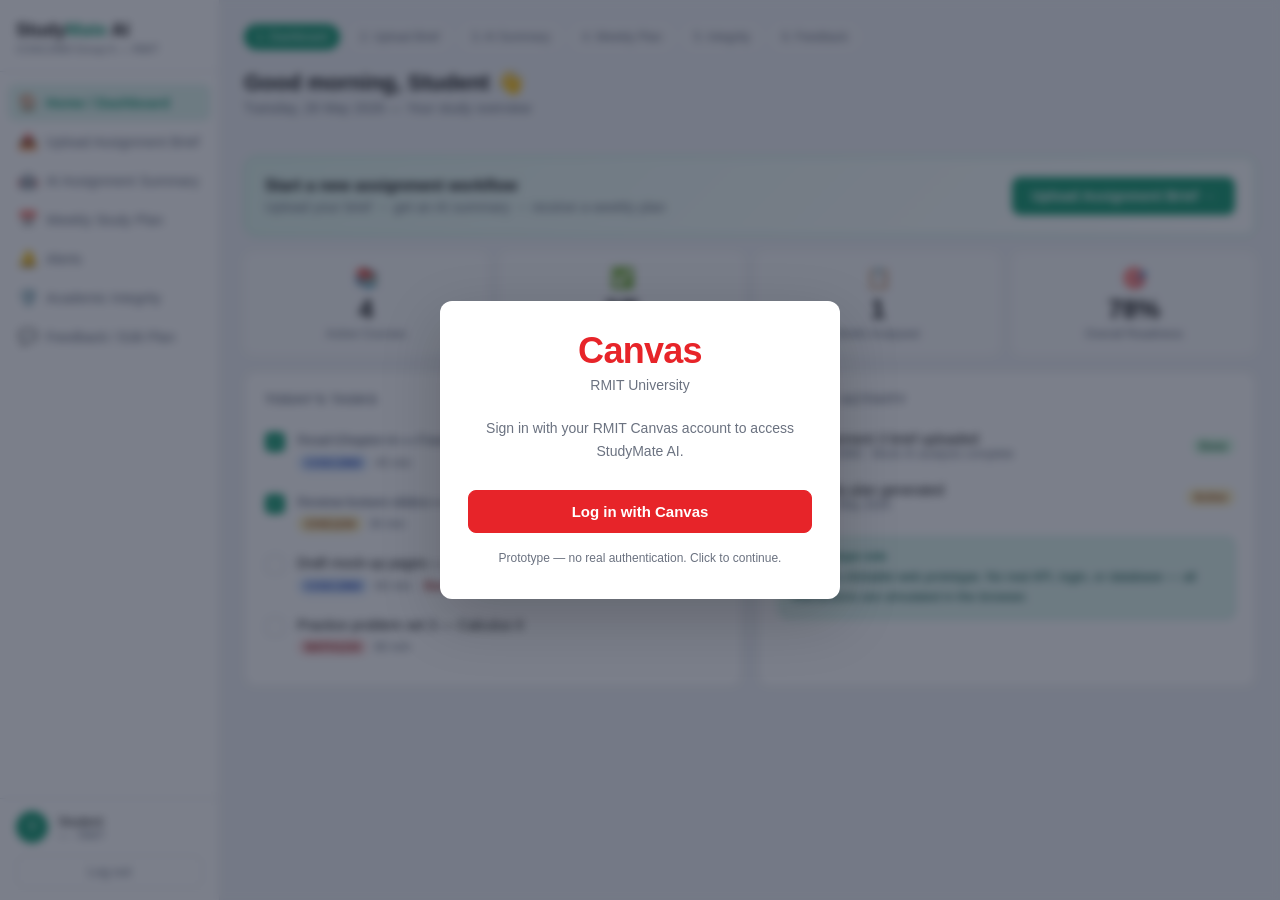
<file: index.html>
<!DOCTYPE html>
<html lang="en">
<head>
<meta charset="UTF-8">
<meta name="viewport" content="width=device-width, initial-scale=1.0">
<title>StudyMate AI — RMIT COSC2960 Group 6</title>
<link rel="stylesheet" href="styles.css">
</head>
<body>
<header class="mobile-header">
  <button class="menu-toggle" id="menu-toggle" type="button" aria-label="Open menu" onclick="toggleSidebar()">☰</button>
  <div class="mobile-header-title">Study<span>Mate</span> AI</div>
</header>
<div class="sidebar-overlay" id="sidebar-overlay" onclick="closeSidebar()"></div>
<div class="shell">
<div class="sidebar" id="sidebar">
  <div class="logo">
    <div class="logo-text">Study<span>Mate</span> AI</div>
    <div class="logo-sub">COSC2960 Group 6 — RMIT</div>
  </div>
  <nav class="nav">
    <button class="nav-item active" data-nav="dashboard" onclick="nav('dashboard',this)"><span class="nav-icon">🏠</span> Home / Dashboard</button>
    <button class="nav-item" data-nav="upload" onclick="nav('upload',this)"><span class="nav-icon">📤</span> Upload Assignment Brief</button>
    <button class="nav-item" data-nav="summary" onclick="nav('summary',this)"><span class="nav-icon">🤖</span> AI Assignment Summary</button>
    <button class="nav-item" data-nav="plan" onclick="nav('plan',this)"><span class="nav-icon">📅</span> Weekly Study Plan</button>
    <button class="nav-item" data-nav="alerts" onclick="nav('alerts',this)"><span class="nav-icon">🔔</span> Alerts</button>
    <button class="nav-item" data-nav="integrity" onclick="nav('integrity',this)"><span class="nav-icon">🛡️</span> Academic Integrity</button>
    <button class="nav-item" data-nav="feedback" onclick="nav('feedback',this)"><span class="nav-icon">💬</span> Feedback / Edit Plan</button>
  </nav>
  <div class="sidebar-footer">
    <div class="avatar">
      <div class="avatar-img" id="user-avatar-initials">?</div>
      <div><div class="avatar-info" id="user-display-name">Student</div><div class="avatar-sub"><span id="user-student-id">—</span> · RMIT</div></div>
    </div>
    <button class="btn-logout" type="button" onclick="logout()">Log out</button>
  </div>
</div>

<div class="main">

<div class="workflow-steps">
  <span class="workflow-step current">1. Dashboard</span>
  <span class="workflow-step">2. Upload Brief</span>
  <span class="workflow-step">3. AI Summary</span>
  <span class="workflow-step">4. Weekly Plan</span>
  <span class="workflow-step">5. Integrity</span>
  <span class="workflow-step">6. Feedback</span>
</div>

<!-- 1. HOME / DASHBOARD -->
<div class="page active" id="page-dashboard">
  <div class="topbar">
    <div><div class="page-title">Good morning, <span id="user-greeting-name">Student</span> 👋</div><div class="page-sub">Tuesday, 26 May 2026 — Your study overview</div></div>
  </div>

  <div class="cta-card">
    <div>
      <div style="font-weight:700;font-size:16px;margin-bottom:4px">Start a new assignment workflow</div>
      <div style="font-size:14px;color:var(--text2)">Upload your brief → get an AI summary → receive a weekly plan</div>
    </div>
    <button class="btn btn-primary" onclick="nav('upload',document.querySelector('[data-nav=upload]'))">Upload Assignment Brief →</button>
  </div>

  <div class="grid4" style="margin-bottom:16px">
    <div class="metric"><div class="metric-icon">📚</div><div class="metric-val">4</div><div class="metric-label">Active Courses</div></div>
    <div class="metric"><div class="metric-icon">✅</div><div class="metric-val" id="done-count">2/5</div><div class="metric-label">Tasks Done Today</div></div>
    <div class="metric"><div class="metric-icon">📋</div><div class="metric-val">1</div><div class="metric-label">Briefs Analysed</div></div>
    <div class="metric"><div class="metric-icon">🎯</div><div class="metric-val">78%</div><div class="metric-label">Overall Readiness</div></div>
  </div>

  <div class="grid2">
    <div class="card">
      <div class="card-title">Today's Tasks</div>
      <div id="task-list">
        <div class="task-item">
          <div class="checkbox checked" onclick="toggle(this)">✓</div>
          <div><div class="task-name done">Read Chapter 4 — Foundations of AI</div><div class="task-meta"><span class="badge b-blue">COSC2960</span> 45 min</div></div>
        </div>
        <div class="task-item">
          <div class="checkbox checked" onclick="toggle(this)">✓</div>
          <div><div class="task-name done">Review lecture slides — Structural Analysis</div><div class="task-meta"><span class="badge b-amber">CIVE1234</span> 30 min</div></div>
        </div>
        <div class="task-item">
          <div class="checkbox" onclick="toggle(this)"></div>
          <div><div class="task-name">Draft mock-up pages — Assignment 3</div><div class="task-meta"><span class="badge b-blue">COSC2960</span> 60 min · <strong style="color:var(--red)">Due soon</strong></div></div>
        </div>
        <div class="task-item">
          <div class="checkbox" onclick="toggle(this)"></div>
          <div><div class="task-name">Practice problem set 3 — Calculus II</div><div class="task-meta"><span class="badge b-red">MATH1234</span> 60 min</div></div>
        </div>
      </div>
    </div>
    <div class="card">
      <div class="card-title">Recent Activity</div>
      <div class="exam-item"><div class="exam-dot" style="background:var(--blue)"></div><div style="flex:1"><div class="exam-name">Assignment 3 brief uploaded</div><div class="exam-sub">COSC2960 · Mock AI analysis complete</div></div><span class="badge b-green">Done</span></div>
      <div class="exam-item"><div class="exam-dot" style="background:var(--amber)"></div><div style="flex:1"><div class="exam-name">Weekly plan generated</div><div class="exam-sub">19–25 May 2026</div></div><span class="badge b-amber">Active</span></div>
      <div class="ai-tip" style="margin-top:14px">
        <div class="ai-tip-label">✨ Prototype note</div>
        <div class="ai-tip-text">This is a clickable web prototype. No real API, login, or database — all interactions are simulated in the browser.</div>
      </div>
    </div>
  </div>
</div>

<!-- 2. UPLOAD ASSIGNMENT BRIEF -->
<div class="page" id="page-upload">
  <div class="page-title">Upload Assignment Brief</div>
  <div class="page-sub">Upload your PDF or paste details — StudyMate AI will summarise requirements (mock)</div>

  <div class="card" style="margin-bottom:16px">
    <div class="form-group">
      <label class="form-label">Assignment title</label>
      <input type="text" id="brief-title" value="Assignment 3 — AI Study Planner Prototype">
    </div>
    <div class="grid2">
      <div class="form-group">
        <label class="form-label">Course</label>
        <select>
          <option>COSC2960 — Foundations of AI</option>
          <option>MATH1234 — Calculus II</option>
          <option>CIVE1234 — Structural Analysis</option>
        </select>
      </div>
      <div class="form-group">
        <label class="form-label">Due date</label>
        <input type="text" value="14 June 2026, 11:59 PM">
      </div>
    </div>
    <div class="upload-zone" id="upload-zone" onclick="mockUpload()">
      <div class="upload-icon">📄</div>
      <div style="font-size:15px;font-weight:600">Click to upload assignment brief</div>
      <div style="font-size:13px;color:var(--text2);margin-top:6px">PDF, DOCX up to 10 MB (simulated)</div>
      <div class="upload-filename" id="upload-filename" style="display:none"></div>
    </div>
    <div class="page-actions">
      <button class="btn" onclick="nav('dashboard',document.querySelector('[data-nav=dashboard]'))">← Back</button>
      <button class="btn btn-primary" id="analyse-btn" disabled onclick="analyseBrief()">✨ Analyse with AI →</button>
    </div>
  </div>
</div>

<!-- 3. AI ASSIGNMENT SUMMARY -->
<div class="page" id="page-summary">
  <div class="page-title">AI Assignment Summary</div>
  <div class="page-sub">Key requirements extracted from your brief (mock AI output)</div>

  <div class="card" style="margin-bottom:16px">
    <div class="flex-between">
      <div>
        <div style="font-size:18px;font-weight:700" id="summary-title">Assignment 3 — AI Study Planner Prototype</div>
        <div style="font-size:13px;color:var(--text2);margin-top:4px">COSC2960 · Due 14 June 2026</div>
      </div>
      <span class="badge b-blue">AI Generated</span>
    </div>
    <ul class="summary-list">
      <li><strong>Assessment type</strong><span>Group project — progressive submission + final report</span></li>
      <li><strong>Word limit</strong><span>2,500 words (final report)</span></li>
      <li><strong>Weighting</strong><span>40% of total course mark</span></li>
      <li><strong>Key deliverables</strong><span>Clickable web prototype, responsible AI design note, group charter, peer review</span></li>
      <li><strong>Submission 1 due</strong><span>24 May 2026 — Group Charter, Project Plan draft, Component 1</span></li>
      <li><strong>Ethics requirement</strong><span>Must address algorithmic bias, privacy, and academic integrity (7 marks)</span></li>
      <li><strong>Technical constraint</strong><span>No paid API — prototype only, demonstrate user interaction</span></li>
    </ul>
    <div class="ai-tip" style="margin-top:16px">
      <div class="ai-tip-label">✨ AI Recommendation</div>
      <div class="ai-tip-text">Prioritise the clickable prototype and ethics section this week. Allocate ~12 hours across 4 weeks: 4h prototype, 3h ethics, 3h report, 2h group coordination.</div>
    </div>
    <div class="page-actions">
      <button class="btn" onclick="nav('upload',document.querySelector('[data-nav=upload]'))">← Re-upload</button>
      <button class="btn btn-primary" onclick="goToPlan()">Generate Weekly Study Plan →</button>
    </div>
  </div>
</div>

<!-- 4. WEEKLY STUDY PLAN -->
<div class="page" id="page-plan">
  <div class="page-title">Weekly Study Plan</div>
  <div class="page-sub">AI-generated plan for Assignment 3 — week of 26 May – 1 June 2026</div>

  <div class="card" style="margin-bottom:16px">
    <div class="flex-between">
      <div class="card-title" style="margin:0">Week of 26 May – 1 June 2026</div>
      <span class="badge b-green">Based on your brief</span>
    </div>
    <div class="week-grid-wrap">
    <div class="week-grid" style="margin-bottom:12px">
      <div class="day-cell today"><div class="day-name">MON</div><div class="day-num">26</div><div class="day-block dm">2h</div></div>
      <div class="day-cell"><div class="day-name">TUE</div><div class="day-num">27</div><div class="day-block dh">3h</div></div>
      <div class="day-cell"><div class="day-name">WED</div><div class="day-num">28</div><div class="day-block dm">2h</div></div>
      <div class="day-cell"><div class="day-name">THU</div><div class="day-num">29</div><div class="day-block dh">3.5h</div></div>
      <div class="day-cell"><div class="day-name">FRI</div><div class="day-num">30</div><div class="day-block dm">2h</div></div>
      <div class="day-cell"><div class="day-name">SAT</div><div class="day-num">31</div><div class="day-block dl">1h</div></div>
      <div class="day-cell"><div class="day-name">SUN</div><div class="day-num">1</div><div class="day-block dr">Rest</div></div>
    </div>
    </div>
  </div>

  <div class="card">
    <div class="card-title">Monday 26 May — Detailed Plan</div>
    <div class="timeline-item"><div class="t-time">9:00 AM</div><div class="t-dot" style="background:var(--blue)"></div><div class="t-content"><div class="t-title">Build clickable prototype pages</div><div class="t-sub"><span class="badge b-blue">COSC2960</span> 90 min · High priority</div></div></div>
    <div class="timeline-item"><div class="t-time">11:00 AM</div><div class="t-dot" style="background:var(--purple)"></div><div class="t-content"><div class="t-title">Draft academic integrity section</div><div class="t-sub"><span class="badge b-purple">COSC2960</span> 45 min</div></div></div>
    <div class="timeline-item"><div class="t-time">1:00 PM</div><div class="t-dot" style="background:#D1D5DB"></div><div class="t-content"><div class="t-title">Lunch break</div><div class="t-sub">60 min rest</div></div></div>
    <div class="timeline-item"><div class="t-time">2:00 PM</div><div class="t-dot" style="background:var(--green)"></div><div class="t-content"><div class="t-title">Group meeting — review charter draft</div><div class="t-sub"><span class="badge b-green">Group 6</span> 30 min</div></div></div>
    <div class="page-actions">
      <button class="btn" onclick="nav('summary',document.querySelector('[data-nav=summary]'))">← Back to Summary</button>
      <button class="btn btn-primary" onclick="nav('alerts',document.querySelector('[data-nav=alerts]'))">View deadline alerts →</button>
    </div>
  </div>
</div>

<!-- 5. DEADLINE ALERTS (prototype simulation) -->
<div class="page" id="page-alerts">
  <div class="page-title">Alerts</div>
  <div class="page-sub">Simulated weekly deadline reminders — production would use email / push notifications</div>

  <div class="card" style="margin-bottom:16px">
    <div class="card-title">Upcoming deadlines</div>
    <div class="exam-item"><div class="exam-dot" style="background:var(--red)"></div><div style="flex:1"><div class="exam-name">Assignment 3 mock-up pages</div><div class="exam-sub">COSC2960 · Due in 3 days · 31 May 2026</div></div><span class="badge b-red">Due soon</span></div>
    <div class="exam-item"><div class="exam-dot" style="background:var(--amber)"></div><div style="flex:1"><div class="exam-name">Weekly plan review — Assignment 3</div><div class="exam-sub">StudyMate workflow · Due in 5 days</div></div><span class="badge b-amber">This week</span></div>
    <div class="exam-item"><div class="exam-dot" style="background:var(--blue)"></div><div style="flex:1"><div class="exam-name">Assignment 3 final submission</div><div class="exam-sub">COSC2960 · 14 June 2026, 11:59 PM</div></div><span class="badge b-blue">Scheduled</span></div>
    <div class="ai-tip" style="margin-top:14px">
      <div class="ai-tip-label">🔔 Prototype note</div>
      <div class="ai-tip-text">These alerts are static UI only. A full release would send automatic reminders by email and push when weekly task deadlines approach.</div>
    </div>
    <div class="page-actions">
      <button class="btn" onclick="nav('plan',document.querySelector('[data-nav=plan]'))">← Back to Plan</button>
      <button class="btn btn-primary" onclick="goToIntegrity()">Continue to Integrity Check →</button>
    </div>
  </div>
</div>

<!-- 6. ACADEMIC INTEGRITY REMINDER -->
<div class="page" id="page-integrity">
  <div class="page-title">Academic Integrity Reminder</div>
  <div class="page-sub">Before using AI study tools — understand your responsibilities at RMIT</div>

  <div class="card" style="margin-bottom:16px">
    <div class="card-title">RMIT Academic Integrity Guidelines</div>
    <div style="font-size:14px;color:var(--text2);line-height:1.7;margin-bottom:16px">
      StudyMate AI is a <strong>planning assistant only</strong>. You remain responsible for all submitted work.<br><br>
      • <strong>Do not</strong> submit AI-generated text as your own writing without disclosure<br>
      • <strong>Do</strong> use AI to organise tasks, summarise briefs, and plan study time<br>
      • <strong>Always</strong> check your course's AI policy before using any tool<br>
      • <strong>Declare</strong> AI assistance where required by your assessment brief<br>
      • <strong>Verify</strong> all AI summaries against the original assignment document
    </div>
    <div class="card-title">Responsible AI Use for This Project</div>
    <div class="risk-item"><div class="risk-icon" style="background:#FEE2E2">⚠️</div><div><div style="font-size:14px;font-weight:600">Misrepresentation</div><div style="font-size:13px;color:var(--text2)">Presenting AI output as original analysis without attribution may constitute academic misconduct.</div></div></div>
    <div class="risk-item"><div class="risk-icon" style="background:#FEF3C7">📝</div><div><div style="font-size:14px;font-weight:600">Over-reliance</div><div style="font-size:13px;color:var(--text2)">Use StudyMate for planning — complete your own reading, coding, and writing.</div></div></div>
    <label class="integrity-check">
      <input type="checkbox" id="integrity-agree">
      <span style="font-size:14px">I understand that StudyMate AI provides study planning support only. I will follow RMIT academic integrity policies and my course AI guidelines for all assessments.</span>
    </label>
    <div class="page-actions">
      <button class="btn" onclick="nav('plan',document.querySelector('[data-nav=plan]'))">← Back</button>
      <button class="btn btn-primary" onclick="goToFeedback()">I Understand — Continue →</button>
    </div>
  </div>
</div>

<!-- 6. FEEDBACK / EDIT PLAN -->
<div class="page" id="page-feedback">
  <div class="page-title">Feedback / Edit Plan</div>
  <div class="page-sub">Rate your experience and adjust your study plan</div>

  <div class="grid2">
    <div class="card">
      <div class="card-title">Your Feedback</div>
      <div class="form-group">
        <label class="form-label">How helpful was the AI summary and plan?</label>
        <div class="star-rating" id="star-rating">
          <span onclick="setRating(1)">☆</span>
          <span onclick="setRating(2)">☆</span>
          <span onclick="setRating(3)">☆</span>
          <span onclick="setRating(4)">☆</span>
          <span onclick="setRating(5)">☆</span>
        </div>
        <input type="hidden" id="rating-val" value="0">
      </div>
      <div class="form-group">
        <label class="form-label">Comments (optional)</label>
        <textarea placeholder="What worked well? What could be improved?"></textarea>
      </div>
      <button class="btn btn-primary btn-full" onclick="saveFeedback()">Submit Feedback</button>
    </div>

    <div class="card">
      <div class="card-title">Edit Your Study Plan</div>
      <div class="form-group">
        <label class="form-label">Available study hours per day</label>
        <input type="number" id="edit-hours" value="3" min="1" max="12">
      </div>
      <div class="form-group">
        <label class="form-label">Focus area</label>
        <select>
          <option>Prototype development (COSC2960)</option>
          <option>Ethics & report writing</option>
          <option>Balanced across all courses</option>
        </select>
      </div>
      <div style="font-size:13px;color:var(--text2);margin-bottom:12px">Current plan: <strong id="plan-hours-label">3h/day</strong> focused on Assignment 3</div>
      <button class="btn btn-primary btn-full" onclick="applyPlanEdit()">Apply Changes to Plan</button>
      <div class="page-actions" style="margin-top:16px">
        <button class="btn" onclick="nav('dashboard',document.querySelector('[data-nav=dashboard]'))">← Back to Dashboard</button>
      </div>
    </div>
  </div>
</div>

</div>
</div>

<div class="toast" id="toast"></div>

<div class="login-modal" id="login-modal">
  <div class="login-card">
    <div class="login-step" id="login-step-canvas">
      <div class="canvas-brand">
        <div class="canvas-logo">Canvas</div>
        <div class="canvas-institution">RMIT University</div>
      </div>
      <p class="login-desc">Sign in with your RMIT Canvas account to access StudyMate AI.</p>
      <button class="btn btn-canvas btn-full" type="button" onclick="showLoginForm()">Log in with Canvas</button>
      <p class="login-note">Prototype — no real authentication. Click to continue.</p>
    </div>
    <div class="login-step hidden" id="login-step-form">
      <div class="canvas-brand compact">
        <div class="canvas-logo">Canvas</div>
        <div class="canvas-institution">RMIT University</div>
      </div>
      <h2 class="login-form-title">Sign in</h2>
      <form id="login-form" onsubmit="submitLogin(event)">
        <div class="form-group">
          <label class="form-label" for="login-name">Full name</label>
          <input type="text" id="login-name" placeholder="e.g. Alex Smith" required autocomplete="name">
        </div>
        <div class="form-group">
          <label class="form-label" for="login-student-id">Student number</label>
          <input type="text" id="login-student-id" placeholder="e.g. s1234567" required autocomplete="off">
        </div>
        <button class="btn btn-canvas btn-full" type="submit">Sign in</button>
        <button class="btn btn-text btn-full" type="button" onclick="showCanvasStep()">← Back</button>
      </form>
    </div>
  </div>
</div>

<script src="app.js"></script>
</body>
</html>
</file>
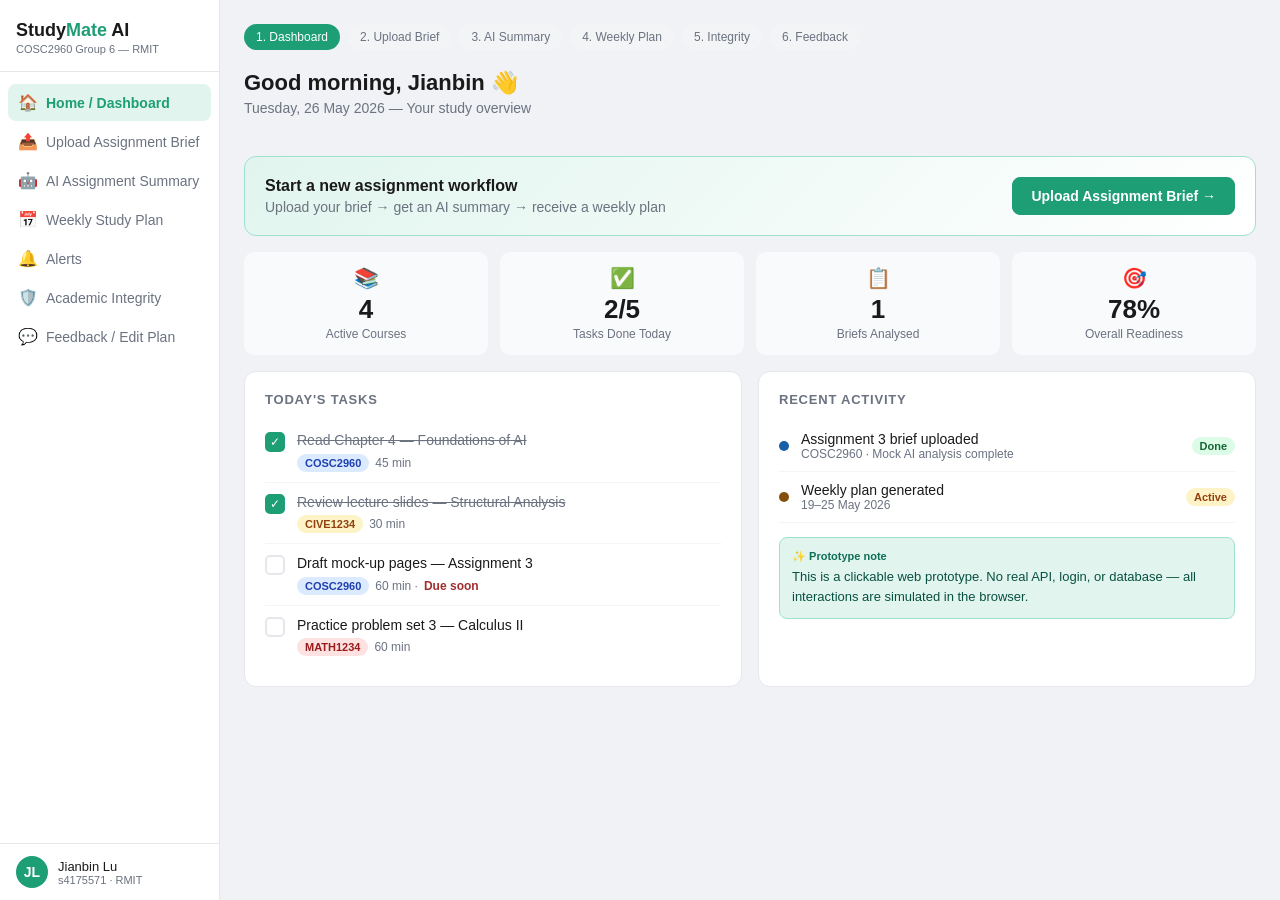
<file: StudyMateAI.html>
<!DOCTYPE html>
<html lang="en">
<head>
<meta charset="UTF-8">
<meta name="viewport" content="width=device-width, initial-scale=1.0">
<title>StudyMate AI — RMIT COSC2960 Group 6</title>
<link rel="stylesheet" href="styles.css">
</head>
<body>
<div class="shell">
<div class="sidebar">
  <div class="logo">
    <div class="logo-text">Study<span>Mate</span> AI</div>
    <div class="logo-sub">COSC2960 Group 6 — RMIT</div>
  </div>
  <nav class="nav">
    <button class="nav-item active" data-nav="dashboard" onclick="nav('dashboard',this)"><span class="nav-icon">🏠</span> Home / Dashboard</button>
    <button class="nav-item" data-nav="upload" onclick="nav('upload',this)"><span class="nav-icon">📤</span> Upload Assignment Brief</button>
    <button class="nav-item" data-nav="summary" onclick="nav('summary',this)"><span class="nav-icon">🤖</span> AI Assignment Summary</button>
    <button class="nav-item" data-nav="plan" onclick="nav('plan',this)"><span class="nav-icon">📅</span> Weekly Study Plan</button>
    <button class="nav-item" data-nav="alerts" onclick="nav('alerts',this)"><span class="nav-icon">🔔</span> Alerts</button>
    <button class="nav-item" data-nav="integrity" onclick="nav('integrity',this)"><span class="nav-icon">🛡️</span> Academic Integrity</button>
    <button class="nav-item" data-nav="feedback" onclick="nav('feedback',this)"><span class="nav-icon">💬</span> Feedback / Edit Plan</button>
  </nav>
  <div class="sidebar-footer">
    <div class="avatar">
      <div class="avatar-img">JL</div>
      <div><div class="avatar-info">Jianbin Lu</div><div class="avatar-sub">s4175571 · RMIT</div></div>
    </div>
  </div>
</div>

<div class="main">

<div class="workflow-steps">
  <span class="workflow-step current">1. Dashboard</span>
  <span class="workflow-step">2. Upload Brief</span>
  <span class="workflow-step">3. AI Summary</span>
  <span class="workflow-step">4. Weekly Plan</span>
  <span class="workflow-step">5. Integrity</span>
  <span class="workflow-step">6. Feedback</span>
</div>

<!-- 1. HOME / DASHBOARD -->
<div class="page active" id="page-dashboard">
  <div class="topbar">
    <div><div class="page-title">Good morning, Jianbin 👋</div><div class="page-sub">Tuesday, 26 May 2026 — Your study overview</div></div>
  </div>

  <div class="cta-card">
    <div>
      <div style="font-weight:700;font-size:16px;margin-bottom:4px">Start a new assignment workflow</div>
      <div style="font-size:14px;color:var(--text2)">Upload your brief → get an AI summary → receive a weekly plan</div>
    </div>
    <button class="btn btn-primary" onclick="nav('upload',document.querySelector('[data-nav=upload]'))">Upload Assignment Brief →</button>
  </div>

  <div class="grid4" style="margin-bottom:16px">
    <div class="metric"><div class="metric-icon">📚</div><div class="metric-val">4</div><div class="metric-label">Active Courses</div></div>
    <div class="metric"><div class="metric-icon">✅</div><div class="metric-val" id="done-count">2/5</div><div class="metric-label">Tasks Done Today</div></div>
    <div class="metric"><div class="metric-icon">📋</div><div class="metric-val">1</div><div class="metric-label">Briefs Analysed</div></div>
    <div class="metric"><div class="metric-icon">🎯</div><div class="metric-val">78%</div><div class="metric-label">Overall Readiness</div></div>
  </div>

  <div class="grid2">
    <div class="card">
      <div class="card-title">Today's Tasks</div>
      <div id="task-list">
        <div class="task-item">
          <div class="checkbox checked" onclick="toggle(this)">✓</div>
          <div><div class="task-name done">Read Chapter 4 — Foundations of AI</div><div class="task-meta"><span class="badge b-blue">COSC2960</span> 45 min</div></div>
        </div>
        <div class="task-item">
          <div class="checkbox checked" onclick="toggle(this)">✓</div>
          <div><div class="task-name done">Review lecture slides — Structural Analysis</div><div class="task-meta"><span class="badge b-amber">CIVE1234</span> 30 min</div></div>
        </div>
        <div class="task-item">
          <div class="checkbox" onclick="toggle(this)"></div>
          <div><div class="task-name">Draft mock-up pages — Assignment 3</div><div class="task-meta"><span class="badge b-blue">COSC2960</span> 60 min · <strong style="color:var(--red)">Due soon</strong></div></div>
        </div>
        <div class="task-item">
          <div class="checkbox" onclick="toggle(this)"></div>
          <div><div class="task-name">Practice problem set 3 — Calculus II</div><div class="task-meta"><span class="badge b-red">MATH1234</span> 60 min</div></div>
        </div>
      </div>
    </div>
    <div class="card">
      <div class="card-title">Recent Activity</div>
      <div class="exam-item"><div class="exam-dot" style="background:var(--blue)"></div><div style="flex:1"><div class="exam-name">Assignment 3 brief uploaded</div><div class="exam-sub">COSC2960 · Mock AI analysis complete</div></div><span class="badge b-green">Done</span></div>
      <div class="exam-item"><div class="exam-dot" style="background:var(--amber)"></div><div style="flex:1"><div class="exam-name">Weekly plan generated</div><div class="exam-sub">19–25 May 2026</div></div><span class="badge b-amber">Active</span></div>
      <div class="ai-tip" style="margin-top:14px">
        <div class="ai-tip-label">✨ Prototype note</div>
        <div class="ai-tip-text">This is a clickable web prototype. No real API, login, or database — all interactions are simulated in the browser.</div>
      </div>
    </div>
  </div>
</div>

<!-- 2. UPLOAD ASSIGNMENT BRIEF -->
<div class="page" id="page-upload">
  <div class="page-title">Upload Assignment Brief</div>
  <div class="page-sub">Upload your PDF or paste details — StudyMate AI will summarise requirements (mock)</div>

  <div class="card" style="margin-bottom:16px">
    <div class="form-group">
      <label class="form-label">Assignment title</label>
      <input type="text" id="brief-title" value="Assignment 3 — AI Study Planner Prototype">
    </div>
    <div class="grid2">
      <div class="form-group">
        <label class="form-label">Course</label>
        <select>
          <option>COSC2960 — Foundations of AI</option>
          <option>MATH1234 — Calculus II</option>
          <option>CIVE1234 — Structural Analysis</option>
        </select>
      </div>
      <div class="form-group">
        <label class="form-label">Due date</label>
        <input type="text" value="14 June 2026, 11:59 PM">
      </div>
    </div>
    <div class="upload-zone" id="upload-zone" onclick="mockUpload()">
      <div class="upload-icon">📄</div>
      <div style="font-size:15px;font-weight:600">Click to upload assignment brief</div>
      <div style="font-size:13px;color:var(--text2);margin-top:6px">PDF, DOCX up to 10 MB (simulated)</div>
      <div class="upload-filename" id="upload-filename" style="display:none"></div>
    </div>
    <div class="page-actions">
      <button class="btn" onclick="nav('dashboard',document.querySelector('[data-nav=dashboard]'))">← Back</button>
      <button class="btn btn-primary" id="analyse-btn" disabled onclick="analyseBrief()">✨ Analyse with AI →</button>
    </div>
  </div>
</div>

<!-- 3. AI ASSIGNMENT SUMMARY -->
<div class="page" id="page-summary">
  <div class="page-title">AI Assignment Summary</div>
  <div class="page-sub">Key requirements extracted from your brief (mock AI output)</div>

  <div class="card" style="margin-bottom:16px">
    <div style="display:flex;align-items:center;justify-content:space-between;margin-bottom:16px">
      <div>
        <div style="font-size:18px;font-weight:700" id="summary-title">Assignment 3 — AI Study Planner Prototype</div>
        <div style="font-size:13px;color:var(--text2);margin-top:4px">COSC2960 · Due 14 June 2026</div>
      </div>
      <span class="badge b-blue">AI Generated</span>
    </div>
    <ul class="summary-list">
      <li><strong>Assessment type</strong><span>Group project — progressive submission + final report</span></li>
      <li><strong>Word limit</strong><span>2,500 words (final report)</span></li>
      <li><strong>Weighting</strong><span>40% of total course mark</span></li>
      <li><strong>Key deliverables</strong><span>Clickable web prototype, responsible AI design note, group charter, peer review</span></li>
      <li><strong>Submission 1 due</strong><span>24 May 2026 — Group Charter, Project Plan draft, Component 1</span></li>
      <li><strong>Ethics requirement</strong><span>Must address algorithmic bias, privacy, and academic integrity (7 marks)</span></li>
      <li><strong>Technical constraint</strong><span>No paid API — prototype only, demonstrate user interaction</span></li>
    </ul>
    <div class="ai-tip" style="margin-top:16px">
      <div class="ai-tip-label">✨ AI Recommendation</div>
      <div class="ai-tip-text">Prioritise the clickable prototype and ethics section this week. Allocate ~12 hours across 4 weeks: 4h prototype, 3h ethics, 3h report, 2h group coordination.</div>
    </div>
    <div class="page-actions">
      <button class="btn" onclick="nav('upload',document.querySelector('[data-nav=upload]'))">← Re-upload</button>
      <button class="btn btn-primary" onclick="goToPlan()">Generate Weekly Study Plan →</button>
    </div>
  </div>
</div>

<!-- 4. WEEKLY STUDY PLAN -->
<div class="page" id="page-plan">
  <div class="page-title">Weekly Study Plan</div>
  <div class="page-sub">AI-generated plan for Assignment 3 — week of 26 May – 1 June 2026</div>

  <div class="card" style="margin-bottom:16px">
    <div style="display:flex;justify-content:space-between;align-items:center;margin-bottom:16px">
      <div class="card-title" style="margin:0">Week of 26 May – 1 June 2026</div>
      <span class="badge b-green">Based on your brief</span>
    </div>
    <div class="week-grid" style="margin-bottom:12px">
      <div class="day-cell today"><div class="day-name">MON</div><div class="day-num">26</div><div class="day-block dm">2h</div></div>
      <div class="day-cell"><div class="day-name">TUE</div><div class="day-num">27</div><div class="day-block dh">3h</div></div>
      <div class="day-cell"><div class="day-name">WED</div><div class="day-num">28</div><div class="day-block dm">2h</div></div>
      <div class="day-cell"><div class="day-name">THU</div><div class="day-num">29</div><div class="day-block dh">3.5h</div></div>
      <div class="day-cell"><div class="day-name">FRI</div><div class="day-num">30</div><div class="day-block dm">2h</div></div>
      <div class="day-cell"><div class="day-name">SAT</div><div class="day-num">31</div><div class="day-block dl">1h</div></div>
      <div class="day-cell"><div class="day-name">SUN</div><div class="day-num">1</div><div class="day-block dr">Rest</div></div>
    </div>
  </div>

  <div class="card">
    <div class="card-title">Monday 26 May — Detailed Plan</div>
    <div class="timeline-item"><div class="t-time">9:00 AM</div><div class="t-dot" style="background:var(--blue)"></div><div class="t-content"><div class="t-title">Build clickable prototype pages</div><div class="t-sub"><span class="badge b-blue">COSC2960</span> 90 min · High priority</div></div></div>
    <div class="timeline-item"><div class="t-time">11:00 AM</div><div class="t-dot" style="background:var(--purple)"></div><div class="t-content"><div class="t-title">Draft academic integrity section</div><div class="t-sub"><span class="badge b-purple">COSC2960</span> 45 min</div></div></div>
    <div class="timeline-item"><div class="t-time">1:00 PM</div><div class="t-dot" style="background:#D1D5DB"></div><div class="t-content"><div class="t-title">Lunch break</div><div class="t-sub">60 min rest</div></div></div>
    <div class="timeline-item"><div class="t-time">2:00 PM</div><div class="t-dot" style="background:var(--green)"></div><div class="t-content"><div class="t-title">Group meeting — review charter draft</div><div class="t-sub"><span class="badge b-green">Group 6</span> 30 min</div></div></div>
    <div class="page-actions">
      <button class="btn" onclick="nav('summary',document.querySelector('[data-nav=summary]'))">← Back to Summary</button>
      <button class="btn btn-primary" onclick="nav('alerts',document.querySelector('[data-nav=alerts]'))">View deadline alerts →</button>
    </div>
  </div>
</div>

<!-- 5. DEADLINE ALERTS (prototype simulation) -->
<div class="page" id="page-alerts">
  <div class="page-title">Alerts</div>
  <div class="page-sub">Simulated weekly deadline reminders — production would use email / push notifications</div>

  <div class="card" style="margin-bottom:16px">
    <div class="card-title">Upcoming deadlines</div>
    <div class="exam-item"><div class="exam-dot" style="background:var(--red)"></div><div style="flex:1"><div class="exam-name">Assignment 3 mock-up pages</div><div class="exam-sub">COSC2960 · Due in 3 days · 31 May 2026</div></div><span class="badge b-red">Due soon</span></div>
    <div class="exam-item"><div class="exam-dot" style="background:var(--amber)"></div><div style="flex:1"><div class="exam-name">Weekly plan review — Assignment 3</div><div class="exam-sub">StudyMate workflow · Due in 5 days</div></div><span class="badge b-amber">This week</span></div>
    <div class="exam-item"><div class="exam-dot" style="background:var(--blue)"></div><div style="flex:1"><div class="exam-name">Assignment 3 final submission</div><div class="exam-sub">COSC2960 · 14 June 2026, 11:59 PM</div></div><span class="badge b-blue">Scheduled</span></div>
    <div class="ai-tip" style="margin-top:14px">
      <div class="ai-tip-label">🔔 Prototype note</div>
      <div class="ai-tip-text">These alerts are static UI only. A full release would send automatic reminders by email and push when weekly task deadlines approach.</div>
    </div>
    <div class="page-actions">
      <button class="btn" onclick="nav('plan',document.querySelector('[data-nav=plan]'))">← Back to Plan</button>
      <button class="btn btn-primary" onclick="goToIntegrity()">Continue to Integrity Check →</button>
    </div>
  </div>
</div>

<!-- 6. ACADEMIC INTEGRITY REMINDER -->
<div class="page" id="page-integrity">
  <div class="page-title">Academic Integrity Reminder</div>
  <div class="page-sub">Before using AI study tools — understand your responsibilities at RMIT</div>

  <div class="card" style="margin-bottom:16px">
    <div class="card-title">RMIT Academic Integrity Guidelines</div>
    <div style="font-size:14px;color:var(--text2);line-height:1.7;margin-bottom:16px">
      StudyMate AI is a <strong>planning assistant only</strong>. You remain responsible for all submitted work.<br><br>
      • <strong>Do not</strong> submit AI-generated text as your own writing without disclosure<br>
      • <strong>Do</strong> use AI to organise tasks, summarise briefs, and plan study time<br>
      • <strong>Always</strong> check your course's AI policy before using any tool<br>
      • <strong>Declare</strong> AI assistance where required by your assessment brief<br>
      • <strong>Verify</strong> all AI summaries against the original assignment document
    </div>
    <div class="card-title">Responsible AI Use for This Project</div>
    <div class="risk-item"><div class="risk-icon" style="background:#FEE2E2">⚠️</div><div><div style="font-size:14px;font-weight:600">Misrepresentation</div><div style="font-size:13px;color:var(--text2)">Presenting AI output as original analysis without attribution may constitute academic misconduct.</div></div></div>
    <div class="risk-item"><div class="risk-icon" style="background:#FEF3C7">📝</div><div><div style="font-size:14px;font-weight:600">Over-reliance</div><div style="font-size:13px;color:var(--text2)">Use StudyMate for planning — complete your own reading, coding, and writing.</div></div></div>
    <label class="integrity-check">
      <input type="checkbox" id="integrity-agree">
      <span style="font-size:14px">I understand that StudyMate AI provides study planning support only. I will follow RMIT academic integrity policies and my course AI guidelines for all assessments.</span>
    </label>
    <div class="page-actions">
      <button class="btn" onclick="nav('plan',document.querySelector('[data-nav=plan]'))">← Back</button>
      <button class="btn btn-primary" onclick="goToFeedback()">I Understand — Continue →</button>
    </div>
  </div>
</div>

<!-- 6. FEEDBACK / EDIT PLAN -->
<div class="page" id="page-feedback">
  <div class="page-title">Feedback / Edit Plan</div>
  <div class="page-sub">Rate your experience and adjust your study plan</div>

  <div class="grid2">
    <div class="card">
      <div class="card-title">Your Feedback</div>
      <div class="form-group">
        <label class="form-label">How helpful was the AI summary and plan?</label>
        <div class="star-rating" id="star-rating">
          <span onclick="setRating(1)">☆</span>
          <span onclick="setRating(2)">☆</span>
          <span onclick="setRating(3)">☆</span>
          <span onclick="setRating(4)">☆</span>
          <span onclick="setRating(5)">☆</span>
        </div>
        <input type="hidden" id="rating-val" value="0">
      </div>
      <div class="form-group">
        <label class="form-label">Comments (optional)</label>
        <textarea placeholder="What worked well? What could be improved?"></textarea>
      </div>
      <button class="btn btn-primary btn-full" onclick="saveFeedback()">Submit Feedback</button>
    </div>

    <div class="card">
      <div class="card-title">Edit Your Study Plan</div>
      <div class="form-group">
        <label class="form-label">Available study hours per day</label>
        <input type="number" id="edit-hours" value="3" min="1" max="12">
      </div>
      <div class="form-group">
        <label class="form-label">Focus area</label>
        <select>
          <option>Prototype development (COSC2960)</option>
          <option>Ethics & report writing</option>
          <option>Balanced across all courses</option>
        </select>
      </div>
      <div style="font-size:13px;color:var(--text2);margin-bottom:12px">Current plan: <strong id="plan-hours-label">3h/day</strong> focused on Assignment 3</div>
      <button class="btn btn-primary btn-full" onclick="applyPlanEdit()">Apply Changes to Plan</button>
      <div class="page-actions" style="margin-top:16px">
        <button class="btn" onclick="nav('dashboard',document.querySelector('[data-nav=dashboard]'))">← Back to Dashboard</button>
      </div>
    </div>
  </div>
</div>

</div>
</div>

<div class="toast" id="toast"></div>
<script src="app.js"></script>
</body>
</html>
</file>
<file: styles.css>
*{box-sizing:border-box;margin:0;padding:0}
body{font-family:-apple-system,BlinkMacSystemFont,'Segoe UI',sans-serif;background:#F0F2F5;color:#1a1a1a;min-height:100vh}
:root{--green:#1D9E75;--green-dark:#0F6E56;--green-light:#E1F5EE;--blue:#185FA5;--blue-light:#E6F1FB;--amber:#854F0B;--amber-light:#FAEEDA;--red:#A32D2D;--red-light:#FCEBEB;--purple:#5B21B6;--purple-light:#EDE9FE;--border:#E5E7EB;--text:#1a1a1a;--text2:#6B7280;--bg:#F0F2F5;--card:#FFFFFF}

/* LAYOUT */
.shell{display:flex;min-height:100vh}
.sidebar{width:220px;background:#fff;border-right:1px solid var(--border);display:flex;flex-direction:column;position:fixed;top:0;left:0;height:100vh;z-index:100}
.main{margin-left:220px;flex:1;padding:24px;min-width:0;width:calc(100vw - 220px);box-sizing:border-box}
.logo{padding:20px 16px 16px;border-bottom:1px solid var(--border)}
.logo-text{font-size:18px;font-weight:700;color:var(--text)}
.logo-text span{color:var(--green)}
.logo-sub{font-size:11px;color:var(--text2);margin-top:2px}
.nav{padding:12px 8px;flex:1}
.nav-item{display:flex;align-items:center;gap:10px;padding:9px 10px;border-radius:8px;cursor:pointer;font-size:14px;color:var(--text2);margin-bottom:2px;transition:all .15s;border:none;background:none;width:100%;text-align:left}
.nav-item:hover{background:#F3F4F6;color:var(--text)}
.nav-item.active{background:var(--green-light);color:var(--green);font-weight:600}
.nav-icon{width:18px;text-align:center;font-size:16px}
.sidebar-footer{padding:12px 16px;border-top:1px solid var(--border)}
.btn-logout{width:100%;margin-top:12px;padding:8px 12px;border:1px solid var(--border);border-radius:8px;background:#fff;font-size:13px;font-weight:500;color:var(--text2);cursor:pointer;transition:all .15s}
.btn-logout:hover{background:#F3F4F6;color:var(--text);border-color:#D1D5DB}
.avatar{display:flex;align-items:center;gap:10px}
.avatar-img{width:32px;height:32px;border-radius:50%;background:var(--green);display:flex;align-items:center;justify-content:center;color:#fff;font-weight:700;font-size:14px}
.avatar-info{font-size:13px;font-weight:500}
.avatar-sub{font-size:11px;color:var(--text2)}

/* PAGE */
.page{display:none}
.page.active{display:block}
.page-title{font-size:22px;font-weight:700;margin-bottom:4px}
.page-sub{font-size:14px;color:var(--text2);margin-bottom:20px}

/* CARDS */
.card{background:#fff;border:1px solid var(--border);border-radius:12px;padding:20px}
.card-title{font-size:13px;font-weight:600;color:var(--text2);text-transform:uppercase;letter-spacing:.06em;margin-bottom:14px}
.grid2{display:grid;grid-template-columns:1fr 1fr;gap:16px}
.grid3{display:grid;grid-template-columns:1fr 1fr 1fr;gap:16px}
.grid4{display:grid;grid-template-columns:repeat(4,1fr);gap:12px}

/* METRIC */
.metric{background:#F9FAFB;border-radius:10px;padding:14px;text-align:center}
.metric-val{font-size:26px;font-weight:700;color:var(--text)}
.metric-label{font-size:12px;color:var(--text2);margin-top:2px}
.metric-icon{font-size:20px;margin-bottom:4px}

/* BADGE */
.badge{display:inline-block;font-size:11px;font-weight:600;padding:3px 8px;border-radius:20px}
.b-green{background:#DCFCE7;color:#166534}
.b-amber{background:#FEF3C7;color:#92400E}
.b-red{background:#FEE2E2;color:#991B1B}
.b-blue{background:#DBEAFE;color:#1E40AF}
.b-purple{background:#EDE9FE;color:#5B21B6}

/* PROGRESS */
.prog-wrap{height:8px;background:#F3F4F6;border-radius:4px;overflow:hidden;margin:6px 0}
.prog-fill{height:100%;border-radius:4px}

/* TASK */
.task-item{display:flex;align-items:flex-start;gap:12px;padding:10px 0;border-bottom:1px solid #F3F4F6}
.task-item:last-child{border:none}
.checkbox{width:20px;height:20px;border-radius:5px;border:2px solid var(--border);cursor:pointer;flex-shrink:0;margin-top:1px;display:flex;align-items:center;justify-content:center;transition:all .15s}
.checkbox.checked{background:var(--green);border-color:var(--green);color:#fff;font-size:12px}
.task-name{font-size:14px;color:var(--text);line-height:1.4}
.task-name.done{text-decoration:line-through;color:var(--text2)}
.task-meta{font-size:12px;color:var(--text2);margin-top:3px;display:flex;align-items:center;gap:6px}

/* COURSE CARD */
.course-card{background:#fff;border:1px solid var(--border);border-radius:12px;padding:16px}
.course-header{display:flex;align-items:center;justify-content:space-between;margin-bottom:12px}
.course-icon{width:40px;height:40px;border-radius:10px;display:flex;align-items:center;justify-content:center;font-size:20px;flex-shrink:0}
.course-name{font-size:15px;font-weight:600;margin-bottom:2px}
.course-code{font-size:12px;color:var(--text2)}
.ai-tip{background:var(--green-light);border:1px solid #9FE1CB;border-radius:8px;padding:12px;margin-top:12px}
.ai-tip-label{font-size:11px;font-weight:700;color:var(--green-dark);margin-bottom:4px}
.ai-tip-text{font-size:13px;color:#085041;line-height:1.5}

/* CALENDAR */
.week-grid{display:grid;grid-template-columns:repeat(7,1fr);gap:8px}
.day-cell{text-align:center}
.day-name{font-size:11px;color:var(--text2);font-weight:600;margin-bottom:6px}
.day-num{font-size:13px;font-weight:600;margin-bottom:6px}
.day-block{padding:6px 4px;border-radius:8px;font-size:12px;font-weight:600;cursor:pointer;transition:all .15s}
.day-block:hover{opacity:.8}
.dl{background:#DCFCE7;color:#166534}
.dm{background:#FEF3C7;color:#92400E}
.dh{background:#FEE2E2;color:#991B1B}
.dr{background:#F3F4F6;color:var(--text2)}
.today .day-num{color:var(--green);border-bottom:2px solid var(--green)}

/* TIMELINE */
.timeline-item{display:flex;gap:14px;padding:10px 0;border-bottom:1px solid #F3F4F6}
.timeline-item:last-child{border:none}
.t-time{font-size:12px;color:var(--text2);min-width:58px;padding-top:2px}
.t-dot{width:10px;height:10px;border-radius:50%;margin-top:5px;flex-shrink:0}
.t-content{flex:1}
.t-title{font-size:14px;font-weight:500}
.t-sub{font-size:12px;color:var(--text2);margin-top:2px}

/* CHART */
.bar-chart{display:flex;align-items:flex-end;gap:8px;height:100px;margin-top:8px}
.bar-col{flex:1;display:flex;flex-direction:column;align-items:center;gap:6px}
.bar{width:100%;border-radius:4px 4px 0 0;transition:height .5s}
.bar-label{font-size:11px;color:var(--text2)}
.bar-val{font-size:11px;font-weight:600;color:var(--text2)}

/* EXAM ITEM */
.exam-item{display:flex;align-items:center;gap:12px;padding:10px 0;border-bottom:1px solid #F3F4F6}
.exam-item:last-child{border:none}
.exam-dot{width:10px;height:10px;border-radius:50%;flex-shrink:0}
.exam-name{font-size:14px;font-weight:500;flex:1}
.exam-sub{font-size:12px;color:var(--text2)}

/* FORM */
.form-group{margin-bottom:14px}
.form-label{font-size:13px;color:var(--text2);font-weight:500;margin-bottom:6px;display:block}
input[type=number],select,input[type=text]{width:100%;padding:9px 12px;border:1px solid var(--border);border-radius:8px;font-size:14px;color:var(--text);background:#fff;outline:none;transition:border .15s}
input:focus,select:focus{border-color:var(--green)}
.btn{padding:10px 18px;border-radius:8px;font-size:14px;font-weight:600;cursor:pointer;border:1px solid var(--border);background:#fff;color:var(--text);transition:all .15s}
.btn:hover{background:#F3F4F6}
.btn-primary{background:var(--green);color:#fff;border-color:var(--green)}
.btn-primary:hover{background:var(--green-dark);border-color:var(--green-dark)}
.btn-full{width:100%;margin-top:4px}
.result-row{display:flex;align-items:center;gap:10px;padding:8px 0;border-bottom:1px solid #F3F4F6}
.result-row:last-child{border:none}
.result-dot{width:10px;height:10px;border-radius:50%;flex-shrink:0}
.result-label{flex:1;font-size:14px}
.result-val{font-size:14px;font-weight:700;color:var(--text)}

/* NOTIF */
.notif-item{display:flex;gap:12px;padding:14px 0;border-bottom:1px solid #F3F4F6}
.notif-item:last-child{border:none}
.notif-dot{width:9px;height:9px;border-radius:50%;margin-top:5px;flex-shrink:0}
.notif-title{font-size:14px;font-weight:600;margin-bottom:4px}
.notif-body{font-size:13px;color:var(--text2);line-height:1.5}
.notif-time{font-size:11px;color:var(--text2);margin-top:4px}

/* RISK */
.risk-item{display:flex;align-items:center;gap:12px;padding:10px 0;border-bottom:1px solid #F3F4F6}
.risk-item:last-child{border:none}
.risk-icon{width:36px;height:36px;border-radius:8px;display:flex;align-items:center;justify-content:center;font-size:18px;flex-shrink:0}

/* SECTION */
.section-divider{margin:20px 0 16px;font-size:13px;font-weight:700;color:var(--text2);text-transform:uppercase;letter-spacing:.06em;border-bottom:1px solid var(--border);padding-bottom:8px}

/* HEADER BAR */
.topbar{display:flex;align-items:center;justify-content:space-between;margin-bottom:20px}
.topbar-right{display:flex;align-items:center;gap:10px}
.notif-bell{position:relative;cursor:pointer;background:#fff;border:1px solid var(--border);border-radius:8px;padding:8px 10px;font-size:16px}
.notif-badge{position:absolute;top:-4px;right:-4px;width:16px;height:16px;background:var(--red);border-radius:50%;font-size:10px;color:#fff;display:flex;align-items:center;justify-content:center;font-weight:700}
.search-box{padding:8px 14px;border:1px solid var(--border);border-radius:8px;font-size:13px;width:200px;outline:none}
.search-box:focus{border-color:var(--green)}

/* WORKFLOW */
.workflow-steps{display:flex;gap:8px;flex-wrap:wrap;margin-bottom:20px}
.workflow-step{font-size:12px;padding:6px 12px;border-radius:20px;background:#F3F4F6;color:var(--text2);font-weight:500}
.workflow-step.done{background:var(--green-light);color:var(--green-dark)}
.workflow-step.current{background:var(--green);color:#fff}
.upload-zone{border:2px dashed var(--border);border-radius:12px;padding:48px 24px;text-align:center;cursor:pointer;transition:all .15s;background:#FAFAFA}
.upload-zone:hover,.upload-zone.has-file{border-color:var(--green);background:var(--green-light)}
.upload-icon{font-size:40px;margin-bottom:12px}
.upload-filename{font-size:14px;font-weight:600;color:var(--green-dark);margin-top:8px}
.summary-list{list-style:none}
.summary-list li{padding:10px 0;border-bottom:1px solid #F3F4F6;font-size:14px;display:flex;gap:10px}
.summary-list li:last-child{border:none}
.summary-list strong{min-width:140px;color:var(--text2);font-weight:500}
.star-rating{display:flex;gap:6px;font-size:28px;cursor:pointer;margin:8px 0}
.star-rating span{opacity:.3;transition:opacity .15s}
.star-rating span.active,.star-rating span:hover{opacity:1}
textarea{width:100%;padding:12px;border:1px solid var(--border);border-radius:8px;font-size:14px;font-family:inherit;resize:vertical;min-height:100px;outline:none}
textarea:focus{border-color:var(--green)}
.toast{position:fixed;bottom:24px;right:24px;background:var(--green-dark);color:#fff;padding:14px 20px;border-radius:10px;font-size:14px;font-weight:500;opacity:0;transform:translateY(10px);transition:all .3s;z-index:200;pointer-events:none}
.toast.show{opacity:1;transform:translateY(0)}
.cta-card{background:linear-gradient(135deg,var(--green-light) 0%,#fff 100%);border:1px solid #9FE1CB;border-radius:12px;padding:20px;margin-bottom:16px;display:flex;align-items:center;justify-content:space-between;gap:16px}
.integrity-check{display:flex;align-items:flex-start;gap:10px;padding:12px;background:#F9FAFB;border-radius:8px;margin-bottom:12px;cursor:pointer}
.integrity-check input{margin-top:3px;accent-color:var(--green)}
.page-actions{display:flex;gap:10px;margin-top:20px;flex-wrap:wrap}
.flex-between{display:flex;align-items:center;justify-content:space-between;margin-bottom:16px;gap:12px}

/* MOBILE HEADER */
.mobile-header{display:none;position:fixed;top:0;left:0;right:0;height:52px;background:#fff;border-bottom:1px solid var(--border);align-items:center;gap:12px;padding:0 16px;z-index:90}
.menu-toggle{display:flex;align-items:center;justify-content:center;width:40px;height:40px;border:1px solid var(--border);border-radius:8px;background:#fff;font-size:20px;cursor:pointer;color:var(--text);flex-shrink:0}
.mobile-header-title{font-size:16px;font-weight:700;color:var(--text)}
.mobile-header-title span{color:var(--green)}
.sidebar-overlay{display:none;position:fixed;inset:0;background:rgba(0,0,0,.4);z-index:99;opacity:0;transition:opacity .2s;pointer-events:none}
.sidebar-overlay.open{display:block;opacity:1;pointer-events:auto}

@media (max-width:768px){
  body{overflow-x:hidden}
  body.sidebar-open{overflow:hidden}
  .mobile-header{display:flex}
  .sidebar{width:min(280px,85vw);transform:translateX(-100%);transition:transform .25s ease;box-shadow:4px 0 24px rgba(0,0,0,.12)}
  .sidebar.open{transform:translateX(0)}
  .main{margin-left:0;width:100%;padding:16px;padding-top:68px}
  .page-title{font-size:20px}
  .page-sub{font-size:13px;margin-bottom:16px}
  .card{padding:16px}
  .grid2,.grid3{grid-template-columns:1fr}
  .grid4{grid-template-columns:repeat(2,1fr);gap:10px}
  .metric{padding:12px 10px}
  .metric-val{font-size:22px}
  .metric-label{font-size:11px}
  .cta-card{flex-direction:column;align-items:stretch;padding:16px}
  .cta-card .btn{width:100%;text-align:center}
  .flex-between{flex-direction:column;align-items:flex-start}
  .workflow-steps{gap:6px;margin-bottom:16px}
  .workflow-step{font-size:11px;padding:5px 10px}
  .week-grid{gap:4px;min-width:320px}
  .day-name{font-size:10px}
  .day-num{font-size:12px}
  .day-block{font-size:11px;padding:5px 2px}
  .week-grid-wrap{overflow-x:auto;-webkit-overflow-scrolling:touch;margin:0 -4px;padding:0 4px}
  .summary-list li{flex-direction:column;gap:4px}
  .summary-list strong{min-width:0}
  .topbar{flex-direction:column;align-items:flex-start;gap:8px;margin-bottom:16px}
  .topbar-right{width:100%}
  .search-box{width:100%}
  .upload-zone{padding:32px 16px}
  .page-actions{flex-direction:column}
  .page-actions .btn{width:100%;text-align:center}
  .toast{left:16px;right:16px;bottom:16px;text-align:center}
  .timeline-item{gap:10px}
  .t-time{min-width:52px;font-size:11px}
  .exam-item{flex-wrap:wrap;gap:8px}
  .exam-item .badge{margin-left:auto}
}

@media (max-width:400px){
  .grid4{grid-template-columns:1fr 1fr}
  .main{padding:12px;padding-top:64px}
  .logo-sub{display:none}
}

/* CANVAS LOGIN MODAL */
.login-modal{position:fixed;inset:0;background:rgba(15,23,42,.55);display:flex;align-items:center;justify-content:center;padding:20px;z-index:300;backdrop-filter:blur(4px)}
.login-modal.hidden{display:none}
.login-card{background:#fff;border-radius:12px;width:100%;max-width:400px;padding:32px 28px;box-shadow:0 20px 60px rgba(0,0,0,.2)}
.login-step.hidden{display:none}
.canvas-brand{text-align:center;margin-bottom:24px}
.canvas-brand.compact{margin-bottom:20px}
.canvas-logo{font-size:36px;font-weight:800;color:#E72429;letter-spacing:-.02em;line-height:1}
.canvas-institution{font-size:14px;color:var(--text2);margin-top:8px;font-weight:500}
.login-desc{font-size:14px;color:var(--text2);text-align:center;line-height:1.6;margin-bottom:24px}
.login-note{font-size:12px;color:var(--text2);text-align:center;margin-top:16px;line-height:1.5}
.login-form-title{font-size:20px;font-weight:700;margin-bottom:20px;text-align:center}
.btn-canvas{background:#E72429;color:#fff;border-color:#E72429;padding:12px 18px;font-size:15px}
.btn-canvas:hover{background:#C91F24;border-color:#C91F24}
.btn-text{background:none;border:none;color:var(--text2);margin-top:8px;font-weight:500}
.btn-text:hover{background:#F3F4F6;color:var(--text)}
</file>
